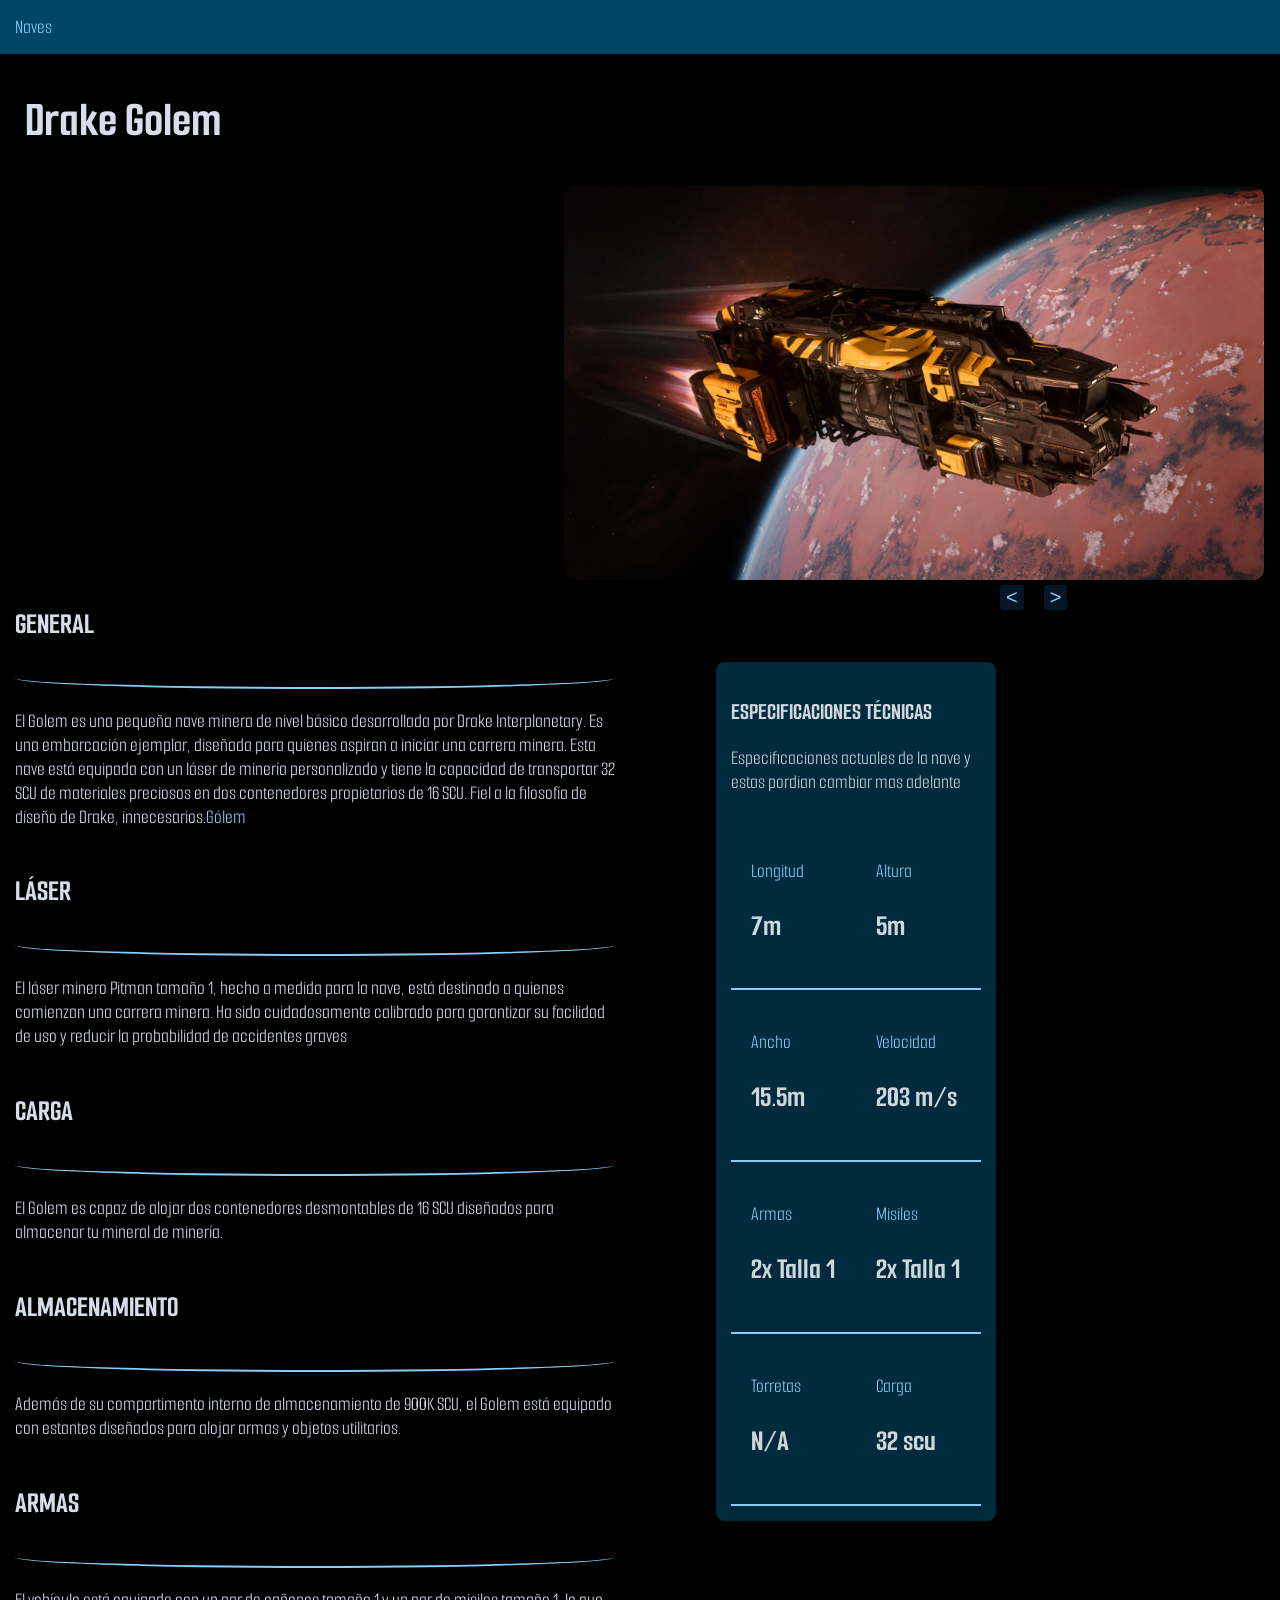
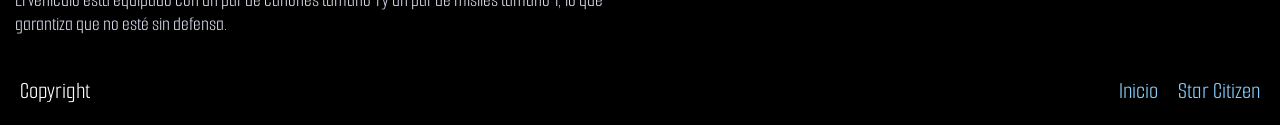
<file: index.html>
<!DOCTYPE html>
<html>
    <head>
        <title>Naves-Star Citizen</title>
        <link rel="preconnect" href="https://fonts.googleapis.com">
        <link rel="preconnect" href="https://fonts.gstatic.com" crossorigin>
        <link href="https://fonts.googleapis.com/css2?family=Share+Tech&family=Smooch+Sans:wght@100..900&family=Titillium+Web:ital,wght@0,200;0,300;0,400;0,600;0,700;0,900;1,200;1,300;1,400;1,600;1,700&display=swap" rel="stylesheet">
        <link rel="stylesheet" href="DrakeGólem.css" />
    </head>
    <body>
        <nav>
            <ul class="lista-principal">
                <li>
                    <a id="despegable" href="#" class="lista-1">Naves</a>
                    <ul class="Despegable-naves">
                        <li>
                            <a href="#">Drake</a>
                            <ul>
                                <li><a href="index.html">Gólem</a></li>
                            </ul>
                        </li>
                        <li>
                            <a href="#">Rsi</a>
                            <ul>
                                <li><a href="AuroraMKII.html">Aurora MK II</a></li>
                            </ul>
                        </li>
                        <li>
                            <a href="#">Origin</a>
                        </li>
                    </ul>
                </li>
            </ul>
        </nav>
        <header>
            <h1>Drake Golem</h1>
        </header>
        <section>
            <article>
            <div class="contenedor-imagen1">
                <img id="imagen1" src="mineria.webp" class="imagen-1" alt="Foto de la DrakeGólem"/>
            </div>    
            <div class="botones">
                <button id="anterior" ><</button>
                <button id="siguiente" >></button>
            </div>
                <div class="texto-1">

                    <h2>GENERAL</h2>
                    <div class="separador"></div>
                    <p>El Golem es una pequeña nave minera de nivel 
                    básico desarrollada por Drake Interplanetary. Es una embarcación ejemplar,
                    diseñada para quienes aspiran a iniciar una carrera minera. Esta nave está
                    equipada con un láser de minería personalizado y tiene la capacidad de
                    transportar 32 SCU de materiales preciosos en dos contenedores propietarios de 16 SCU. Fiel a la filosofía de diseño de Drake,
                    innecesarios.<a target="_blank" href="https://robertsspaceindustries.com/en/pledge/ships/golem/Golem" class="link">Gólem</a></p>
                           
                </div>
                <div class="texto-2">
                                
                    <h2>LÁSER</h2>
                    <div class="separador"></div>
                    <p>El láser minero Pitman tamaño 1, hecho a medida para la nave, está destinado
                    a quienes comienzan una carrera minera. Ha sido cuidadosamente calibrado para
                    garantizar su facilidad de uso y reducir la probabilidad de accidentes graves</p>
                        
                </div>
                <div class="texto-3">

                    <h2>CARGA</h2>
                    <div class="separador"></div>
                    <p>El Golem es capaz de alojar dos contenedores desmontables de 16 SCU
                    diseñados para almacenar tu mineral de minería. </p>
            
                </div>
                <div class="texto-4">

                    <h2>ALMACENAMIENTO</h2>
                    <div class="separador"></div>
                    <p>Además de su compartimento interno de almacenamiento de 900K SCU,
                    el Golem está equipado con estantes diseñados para alojar armas y objetos utilitarios.</p>

                </div>
                <div class="texto-5">

                    <h2>ARMAS</h2>
                    <div class="separador"></div>
                    <p>El vehículo está equipado con un par de cañones tamaño 1 y un par
                    de misiles tamaño 1, lo que garantiza que no esté sin defensa.</p>

                </div>
                <div class="container">
                    <div class="tabla">

                        <h2>ESPECIFICACIONES TÉCNICAS</h2>
                        <P class="parrafo-1">Especificaciones actuales de la nave y estas pordian
                        cambiar mas adelante</P>

                    </div>
                    <div class="panel">
                        <div>
                            <p class="titulotabla">Longitud</p>
                            <h2>7m</h2>
                        </div>
                        <div>
                            <p class="titulotabla">Altura</p>
                            <h2>5m</h2>
                        </div>
                        <div>
                            <p class="titulotabla">Ancho</p>
                            <h2>15.5m</h2>
                        </div>
                        <div>
                            <p class="titulotabla">Velocidad</p>
                            <h2>203 m/s</h2>
                        </div>
                        <div>
                            <P class="titulotabla">Armas</P>
                            <h2>2x Talla 1</h2>
                        </div>
                        <div>
                            <p class="titulotabla">Misiles</p>
                            <h2>2x Talla 1</h2>
                        </div>
                        <div>
                            <p class="titulotabla">Torretas</p>
                            <h2>N/A</h2>
                        </div>
                        <div>
                            <p class="titulotabla">Carga</p>
                            <h2>32 scu</h2>
                        </div>
                    </div>
                </div>
            </article>
        </section>
        <footer>
            <p class="copyright">Copyright</p>
            <a target="_blank" href="https://robertsspaceindustries.com/en/" class="secondlink">Star Citizen</a>
            <a href="#despegable" class="link-inicio">Inicio</a>
        </footer>
        <script src="DrakeGólem.js"></script>
    </body>
</html>
</file>
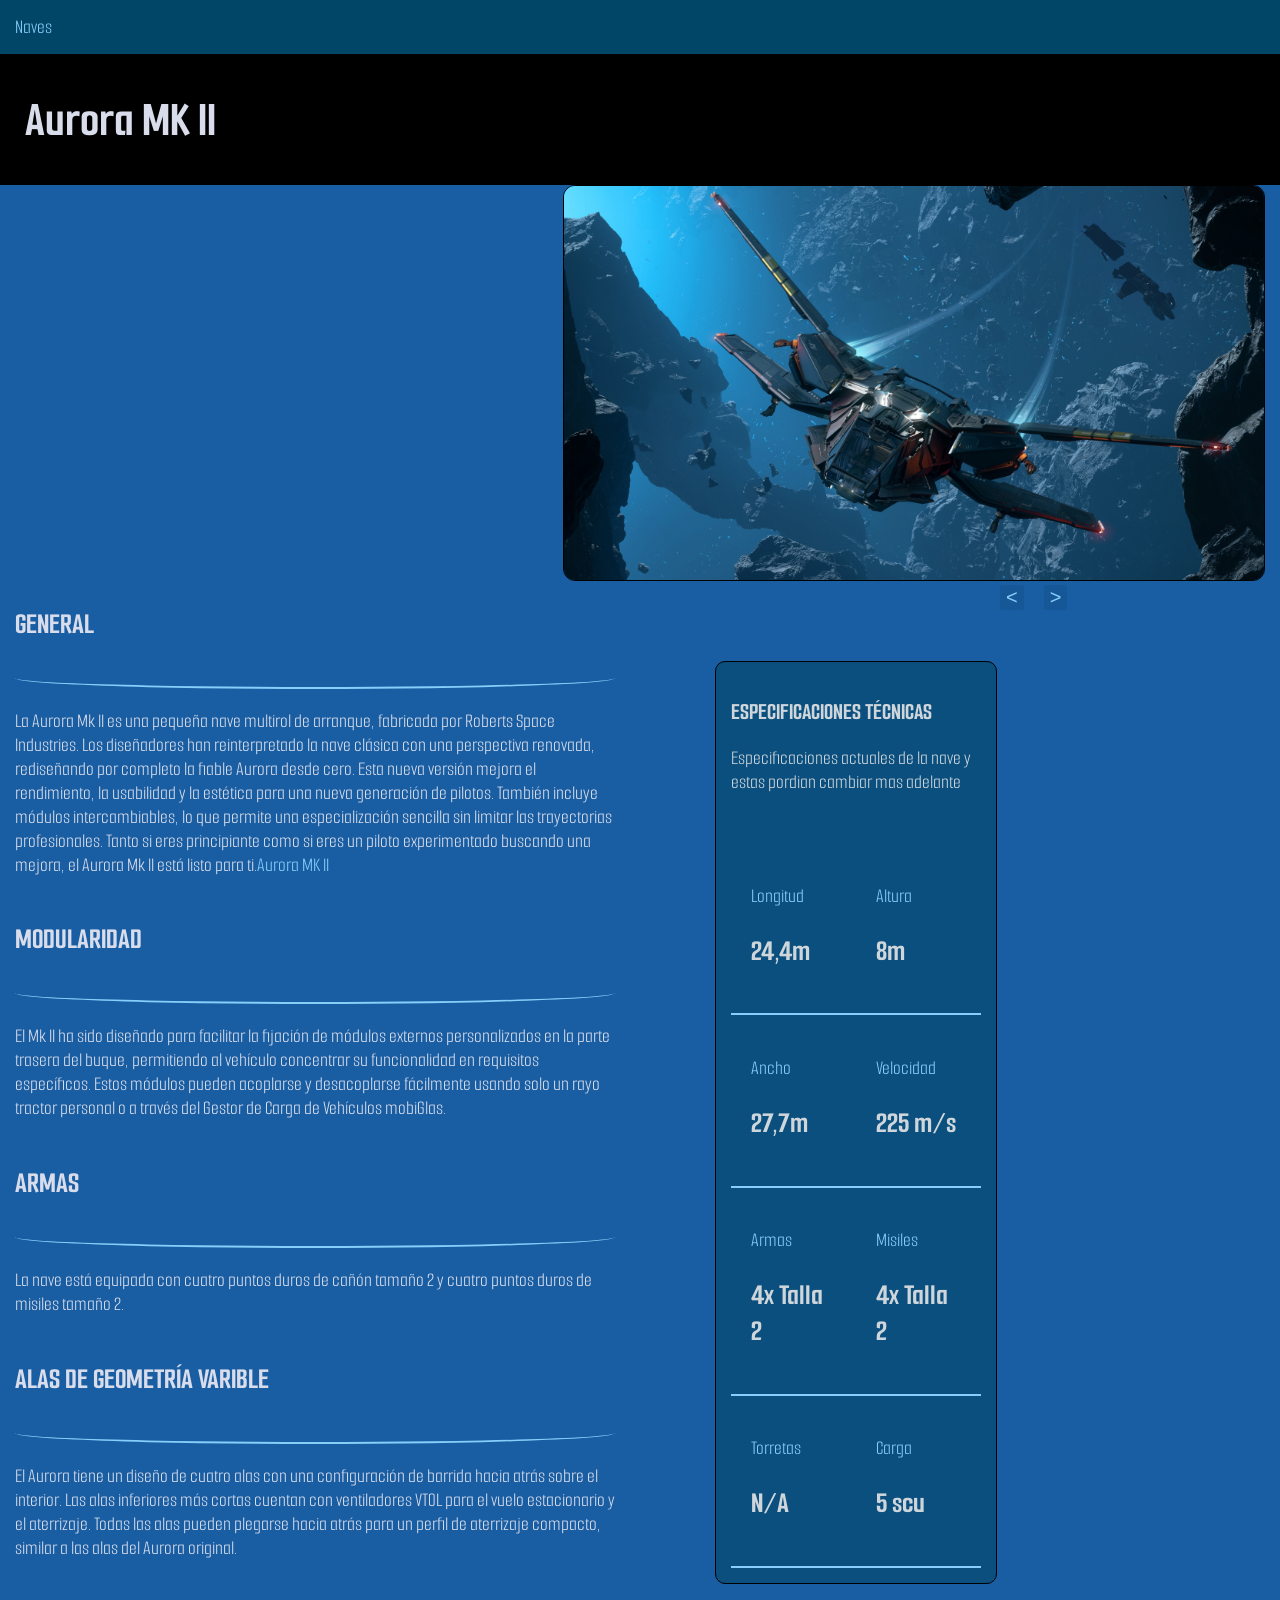
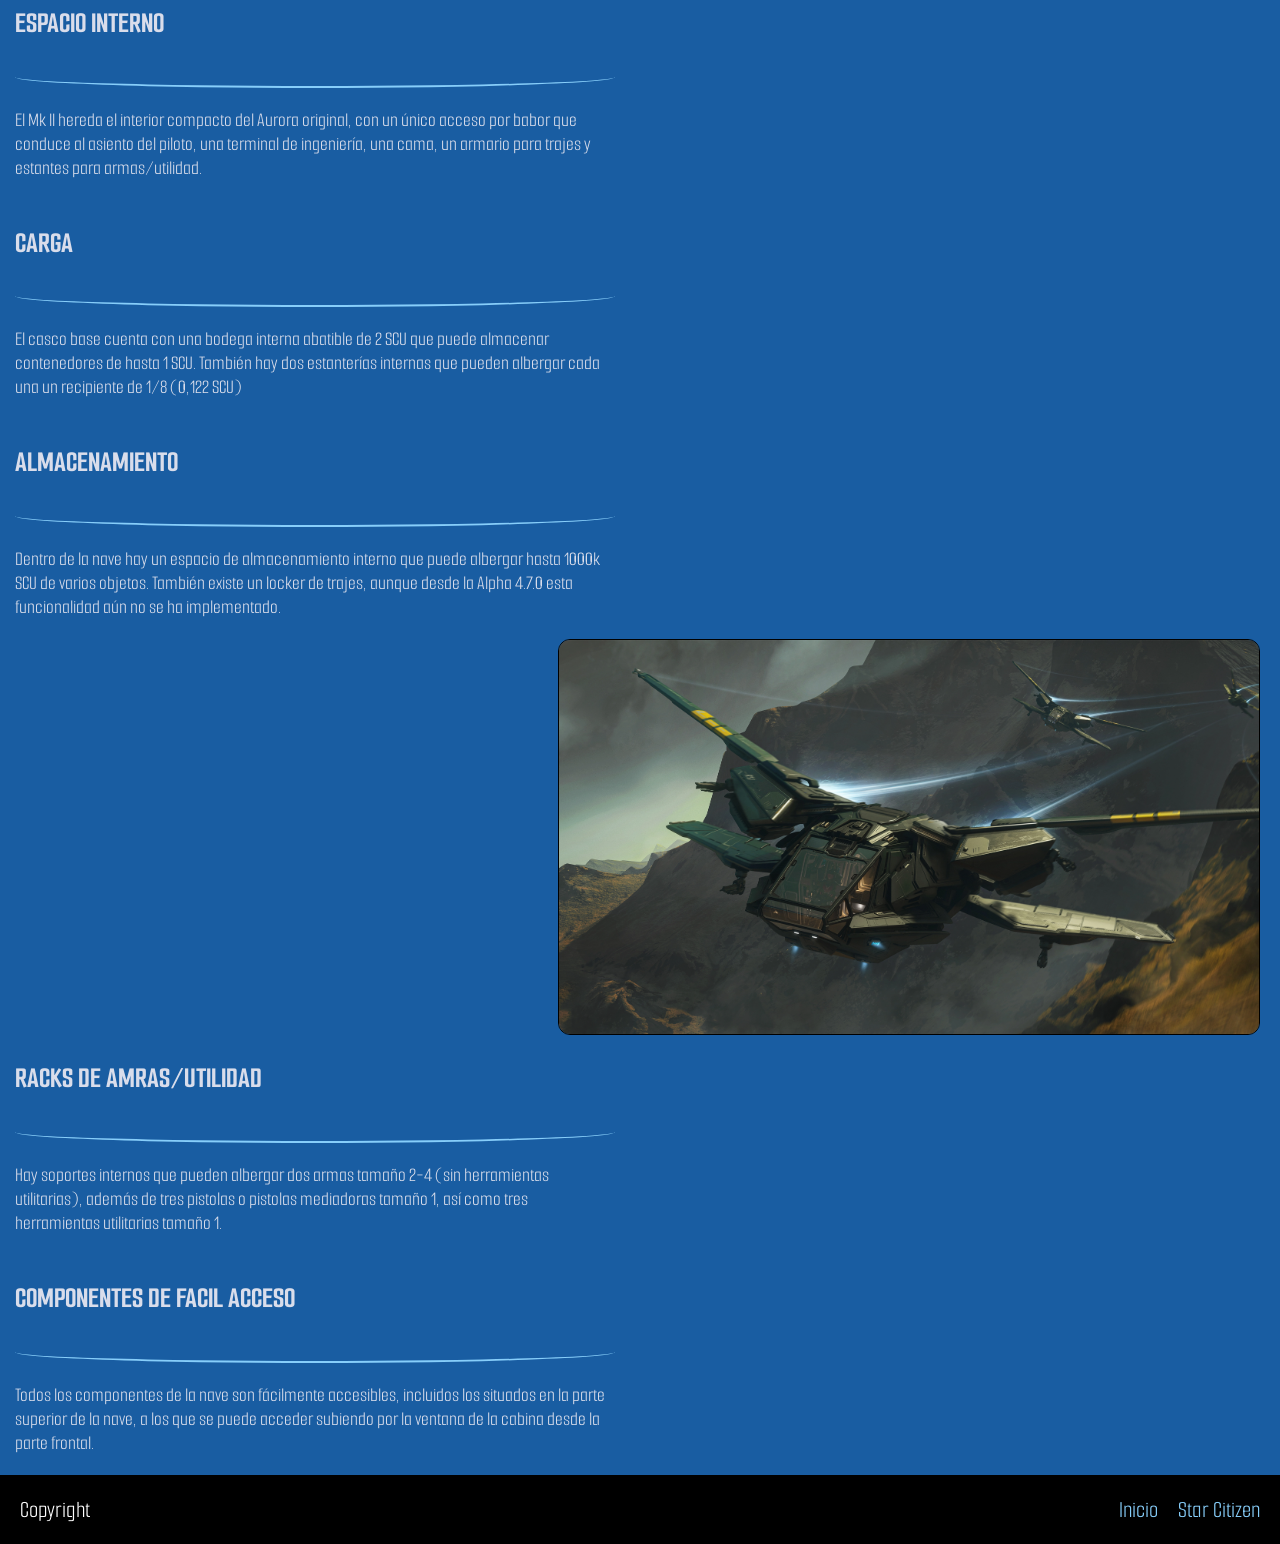
<file: AuroraMKII.html>
<!DOCTYPE html>
<html>
    <head>
        <title>Document</title>
        <link rel="preconnect" href="https://fonts.googleapis.com">
        <link rel="preconnect" href="https://fonts.gstatic.com" crossorigin>
        <link href="https://fonts.googleapis.com/css2?family=Share+Tech&family=Smooch+Sans:wght@100..900&family=Titillium+Web:ital,wght@0,200;0,300;0,400;0,600;0,700;0,900;1,200;1,300;1,400;1,600;1,700&display=swap" rel="stylesheet">
        <link rel="stylesheet" href="AuroraMKII.css" />
    </head>
    <body>
         <nav>
            <ul class="lista-principal">
                <li>
                    <a id="despegable" href="#" class="lista-1">Naves</a>
                    <ul class="Despegable-naves">
                        <li>
                            <a href="#">Drake</a>
                            <ul>
                                <li><a href="index.html">Gólem</a></li>
                            </ul>
                        </li>
                        <li>
                            <a href="#">Rsi</a>
                            <ul>
                                <li><a href="AuroraMKII.html">Aurora MK II</a></li>
                            </ul>
                        </li>
                        <li>
                            <a href="#">Origin</a>
                        </li>    
                    </ul>
                </li>
            </ul>
        </nav>
        <header>
            <h1 id="titulo">Aurora MK II</h1>
        </header>
        <section>
            <article>
            <div class="contenedor-imagen-1">
                <img src="auroramkII.webp" class="imagen-1" id="imagen1"/>
            </div>
            <div class="botones2">
                <button id="anterior"><</button>
                <button id="siguiente">></button>
            </div>
                <div class="texto-1">
                    <h2>GENERAL</h2>
                    <div class="separador"></div>
                    <p>La Aurora Mk II es una pequeña nave multirol de arranque, fabricada por Roberts
                    Space Industries. Los diseñadores han reinterpretado la nave clásica con una
                    perspectiva renovada, rediseñando por completo la fiable Aurora desde cero. 
                    Esta nueva versión mejora el rendimiento, la usabilidad y la estética para
                    una nueva generación de pilotos. También incluye módulos intercambiables, lo 
                    que permite una especialización sencilla sin limitar las trayectorias profesionales.
                    Tanto si eres principiante como si eres un piloto experimentado buscando una mejora,
                    el Aurora Mk II está listo para ti.<a target="_blank" href="https://robertsspaceindustries.com/en
                    /pledge/ships/aurora-mk-ii/Aurora-Mk-II">Aurora MK II</a></p>
                 </div>
                 <div class="texto-2">
                    <h2>MODULARIDAD</h2>
                    <div class="separador"></div>
                    <p>El Mk II ha sido diseñado para facilitar la fijación de módulos externos personalizados
                    en la parte trasera del buque, permitiendo al vehículo concentrar su funcionalidad en
                    requisitos específicos. Estos módulos pueden acoplarse y desacoplarse fácilmente usando 
                    solo un rayo tractor personal o a través del Gestor de Carga de Vehículos mobiGlas.</p>
                 </div>
                 <div class="texto-3">
                    <h2>ARMAS</h2>
                    <div class="separador"></div>
                    <p>La nave está equipada con cuatro puntos duros de cañón
                    tamaño 2 y cuatro puntos duros de misiles tamaño 2. </p>
                 </div>
                 <div class="texto-4">
                    <h2>ALAS DE GEOMETRÍA VARIBLE</h2>
                    <div class="separador"></div>
                    <p>El Aurora tiene un diseño de cuatro alas con una configuración de barrida hacia atrás sobre el
                    interior. Las alas inferiores más cortas cuentan con ventiladores VTOL para el vuelo estacionario
                    y el aterrizaje. Todas las alas pueden plegarse hacia atrás para un perfil de aterrizaje compacto,
                    similar a las alas del Aurora original.</p>
                 </div>
                 <div class="texto-5">
                    <h2>ESPACIO INTERNO</h2>
                    <div class="separador"></div>
                    <p>El Mk II hereda el interior compacto del Aurora original, con un único acceso por babor que
                    conduce al asiento del piloto, una terminal de ingeniería, una cama, un armario para trajes y estantes
                    para armas/utilidad.</p>
                 </div>
                 <div class="texto-6">
                    <h2>CARGA</h2>
                    <div class="separador"></div>
                    <p>El casco base cuenta con una bodega interna abatible de 2 SCU que puede almacenar contenedores de
                    hasta 1 SCU. También hay dos estanterías internas que pueden albergar cada una un recipiente de
                    1/8 (0,122 SCU)</p>
                 </div>
                 <div class="texto-7">
                    <h2>ALMACENAMIENTO</h2>
                    <div class="separador"></div>
                    <p>Dentro de la nave hay un espacio de almacenamiento interno que puede albergar hasta 1000k SCU de
                    varios objetos. También existe un locker de trajes, aunque desde la Alpha 4.7.0 esta funcionalidad
                    aún no se ha implementado. </p>
                 </div>
                 <img src="auroraimg2.webp" class="imagen-2" />
                <div class="texto-8">
                    <h2>RACKS DE AMRAS/UTILIDAD</h2>
                    <div class="separador"></div>
                    <p>Hay soportes internos que pueden albergar dos armas tamaño 2-4 (sin herramientas utilitarias),
                    además de tres pistolas o pistolas mediadoras tamaño 1, así como tres herramientas utilitarias
                    tamaño 1.</p>
                 </div>
                 <div class="texto-9">
                    <h2>COMPONENTES DE FACIL ACCESO</h2>
                    <div class="separador"></div>
                    <p>Todos los componentes de la nave son fácilmente accesibles, incluidos los situados en la parte
                    superior de la nave, a los que se puede acceder subiendo por la ventana de la cabina desde la parte
                    frontal.</p>
                 </div>
                 <div class="container">
                    <div class="tabla">

                        <h2>ESPECIFICACIONES TÉCNICAS</h2>
                        <P class="parrafo-1">Especificaciones actuales de la nave y estas pordian
                        cambiar mas adelante</P>

                    </div>
                 <div class="panel">
                        <div>
                            <p class="titulotabla">Longitud</p>
                            <h2>24,4m</h2>
                        </div>
                        <div>
                            <p class="titulotabla">Altura</p>
                            <h2>8m</h2>
                        </div>
                        <div>
                            <p class="titulotabla">Ancho</p>
                            <h2>27,7m</h2>
                        </div>
                        <div>
                            <p class="titulotabla">Velocidad</p>
                            <h2>225 m/s</h2>
                        </div>
                        <div>
                            <P class="titulotabla">Armas</P>
                            <h2>4x Talla 2</h2>
                        </div>
                        <div>
                            <p class="titulotabla">Misiles</p>
                            <h2>4x Talla 2</h2>
                        </div>
                        <div>
                            <p class="titulotabla">Torretas</p>
                            <h2>N/A</h2>
                        </div>
                        <div>
                            <p class="titulotabla">Carga</p>
                            <h2>5 scu</h2>
                        </div>
                    </div>
                </div>
            </article>
        </section>
        <footer>
            <p class="copyright">Copyright</p>
            <a target="_blank" href="https://robertsspaceindustries.com/en/ " class="secondlink">Star Citizen</a>
            <a href="#despegable" class="link-inicio">Inicio</a>
        </footer>
        <script src="AuroraMKII.js"></script>
    </body>
</html>
</file>
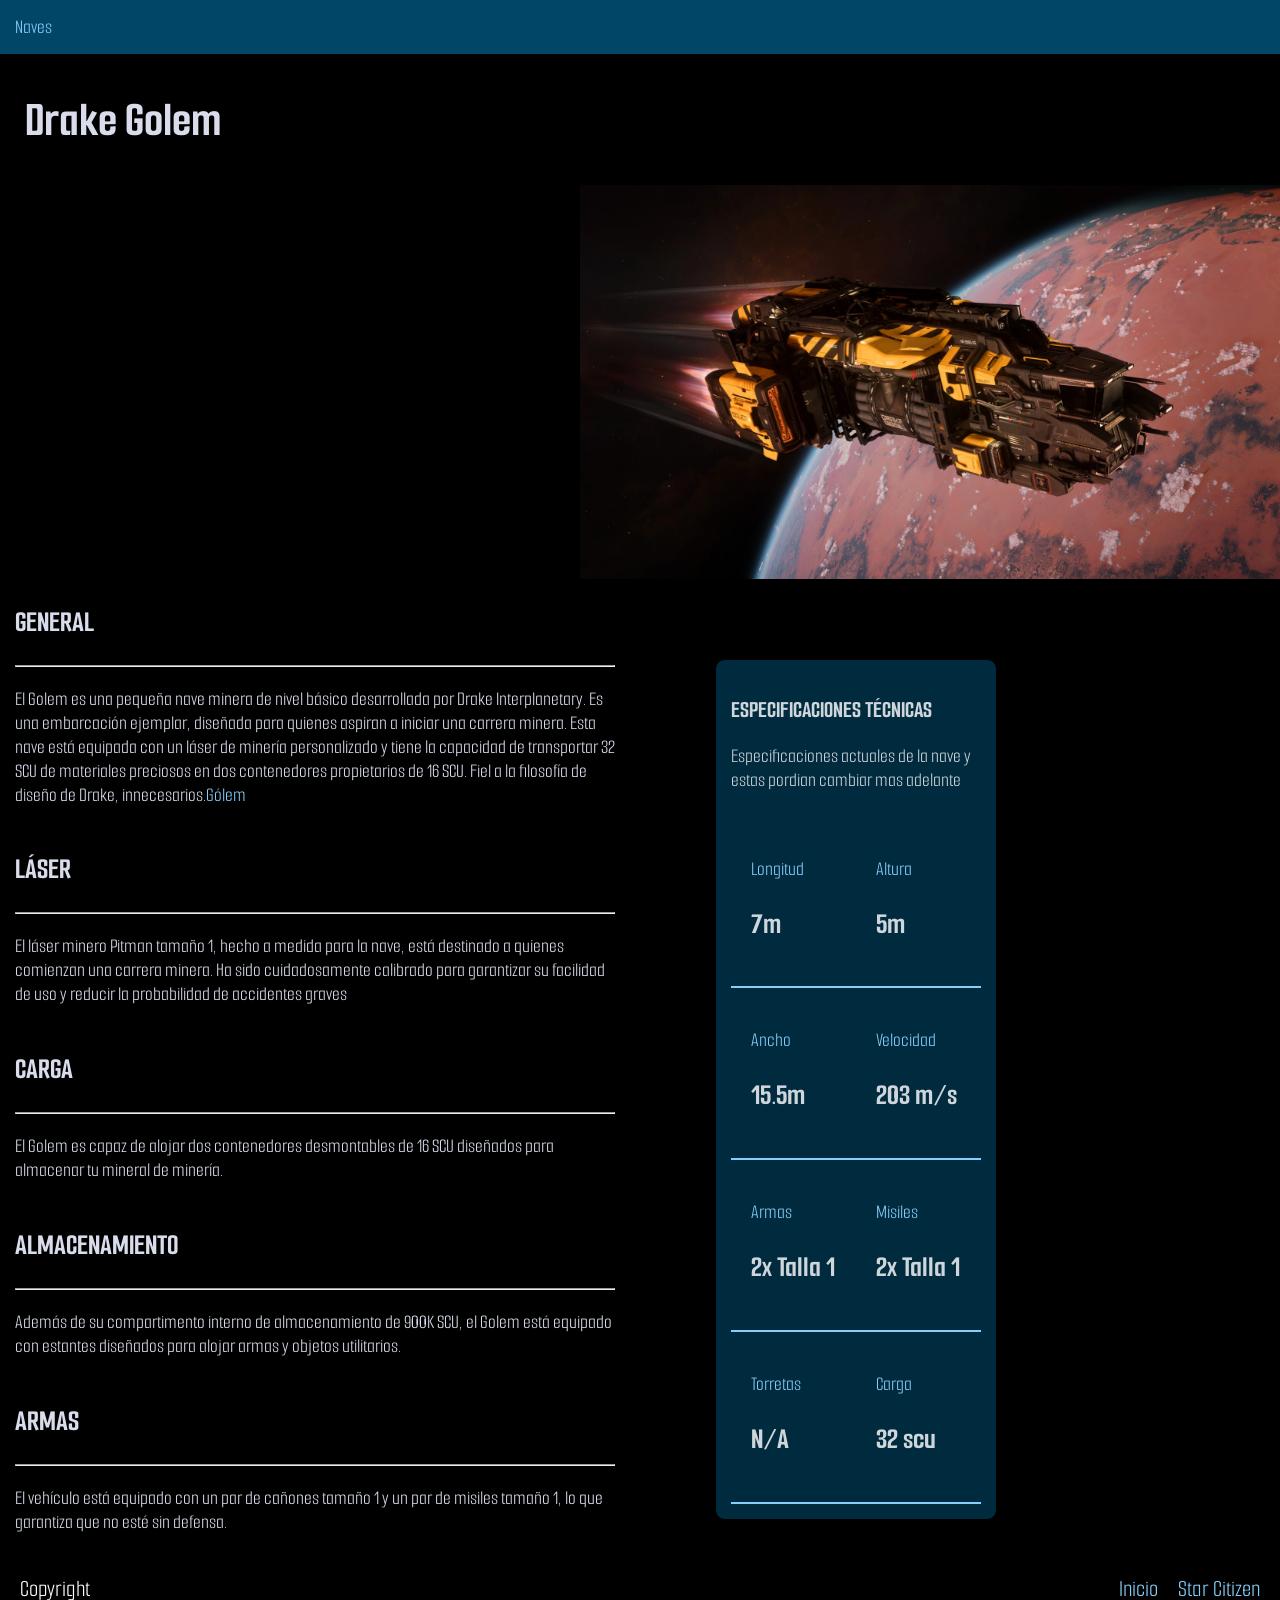
<file: Drake Gólem.html>
<!DOCTYPE html>
<html>
    <head>
        <title>Naves-Star Citizen</title>
        <link rel="preconnect" href="https://fonts.googleapis.com">
        <link rel="preconnect" href="https://fonts.gstatic.com" crossorigin>
        <link href="https://fonts.googleapis.com/css2?family=Share+Tech&family=Smooch+Sans:wght@100..900&family=Titillium+Web:ital,wght@0,200;0,300;0,400;0,600;0,700;0,900;1,200;1,300;1,400;1,600;1,700&display=swap" rel="stylesheet">
        <link rel="stylesheet" href="DrakeGólem.css" />
    </head>
    <body>
        <nav>
            <ul class="lista-principal">
                <li>
                    <a id="despegable" href="#" class="lista-1">Naves</a>
                    <ul class="Despegable-naves">
                        <li>
                            <a href="#">Drake</a>
                            <ul>
                                <li><a href="file:///C:/Users/HOLA/PrimerCodi-1/Starcitizen.css/Drake%20G%C3%B3lem.html">Gólem</a></li>
                            </ul>
                        </li>
                        <li>
                            <a href="#">Rsi</a>
                            <ul>
                                <li><a href="file:///C:/Users/HOLA/PrimerCodi-1/Starcitizen.css/AuroraMKII.html">Aurora MK II</a></li>
                            </ul>
                        </li>
                        <li><a href="#">Origin</a></li>
                    </ul>
                </li>
            </ul>
        </nav>
        <header>
            <h1 id="titulo">Drake Golem</h1>
        </header>
        <section>
            <article>
                <img src="mineria.webp" class="imagen-1"/>
                <div class="texto-1">

                    <h2>GENERAL</h2>
                    <hr>
                    <p>El Golem es una pequeña nave minera de nivel 
                    básico desarrollada por Drake Interplanetary. Es una embarcación ejemplar,
                    diseñada para quienes aspiran a iniciar una carrera minera. Esta nave está
                    equipada con un láser de minería personalizado y tiene la capacidad de
                    transportar 32 SCU de materiales preciosos en dos contenedores propietarios de 16 SCU. Fiel a la filosofía de diseño de Drake,
                    innecesarios.<a target="_blank" href="https://robertsspaceindustries.com/en/pledge/ships/golem/Golem" class="link">Gólem</a></p>
                           
                </div>
                <div class="texto-2">
                                
                    <h2>LÁSER</h2>
                    <hr>
                    <p>El láser minero Pitman tamaño 1, hecho a medida para la nave, está destinado
                    a quienes comienzan una carrera minera. Ha sido cuidadosamente calibrado para
                    garantizar su facilidad de uso y reducir la probabilidad de accidentes graves</p>
                        
                </div>
                <div class="texto-3">

                    <h2>CARGA</h2>
                    <hr>
                    <p>El Golem es capaz de alojar dos contenedores desmontables de 16 SCU
                    diseñados para almacenar tu mineral de minería. </p>
            
                </div>
                <div class="texto-4">

                    <h2>ALMACENAMIENTO</h2>
                    <hr>
                    <p>Además de su compartimento interno de almacenamiento de 900K SCU,
                    el Golem está equipado con estantes diseñados para alojar armas y objetos utilitarios.</p>

                </div>
                <div class="texto-5">

                    <h2>ARMAS</h2>
                    <hr>
                    <p>El vehículo está equipado con un par de cañones tamaño 1 y un par
                    de misiles tamaño 1, lo que garantiza que no esté sin defensa.</p>

                </div>
                <div class="container">
                    <div class="tabla">

                        <h2>ESPECIFICACIONES TÉCNICAS</h2>
                        <P class="parrafo-1">Especificaciones actuales de la nave y estas pordian
                        cambiar mas adelante</P>

                    </div>
                    <div class="panel">
                        <div>
                            <p class="titulotabla">Longitud</p>
                            <h2>7m</h2>
                        </div>
                        <div>
                            <p class="titulotabla">Altura</p>
                            <h2>5m</h2>
                        </div>
                        <div>
                            <p class="titulotabla">Ancho</p>
                            <h2>15.5m</h2>
                        </div>
                        <div>
                            <p class="titulotabla">Velocidad</p>
                            <h2>203 m/s</h2>
                        </div>
                        <div>
                            <P class="titulotabla">Armas</P>
                            <h2>2x Talla 1</h2>
                        </div>
                        <div>
                            <p class="titulotabla">Misiles</p>
                            <h2>2x Talla 1</h2>
                        </div>
                        <div>
                            <p class="titulotabla">Torretas</p>
                            <h2>N/A</h2>
                        </div>
                        <div>
                            <p class="titulotabla">Carga</p>
                            <h2>32 scu</h2>
                        </div>
                    </div>
                </div>
            </article>
        </section>
        <footer>
            <p class="copyright">Copyright</p>
            <a target="_blank" href="https://robertsspaceindustries.com/en/" class="secondlink">Star Citizen</a>
            <a href="#despegable" class="link-inicio">Inicio</a>
        </footer>
    </body>
</html>
</file>
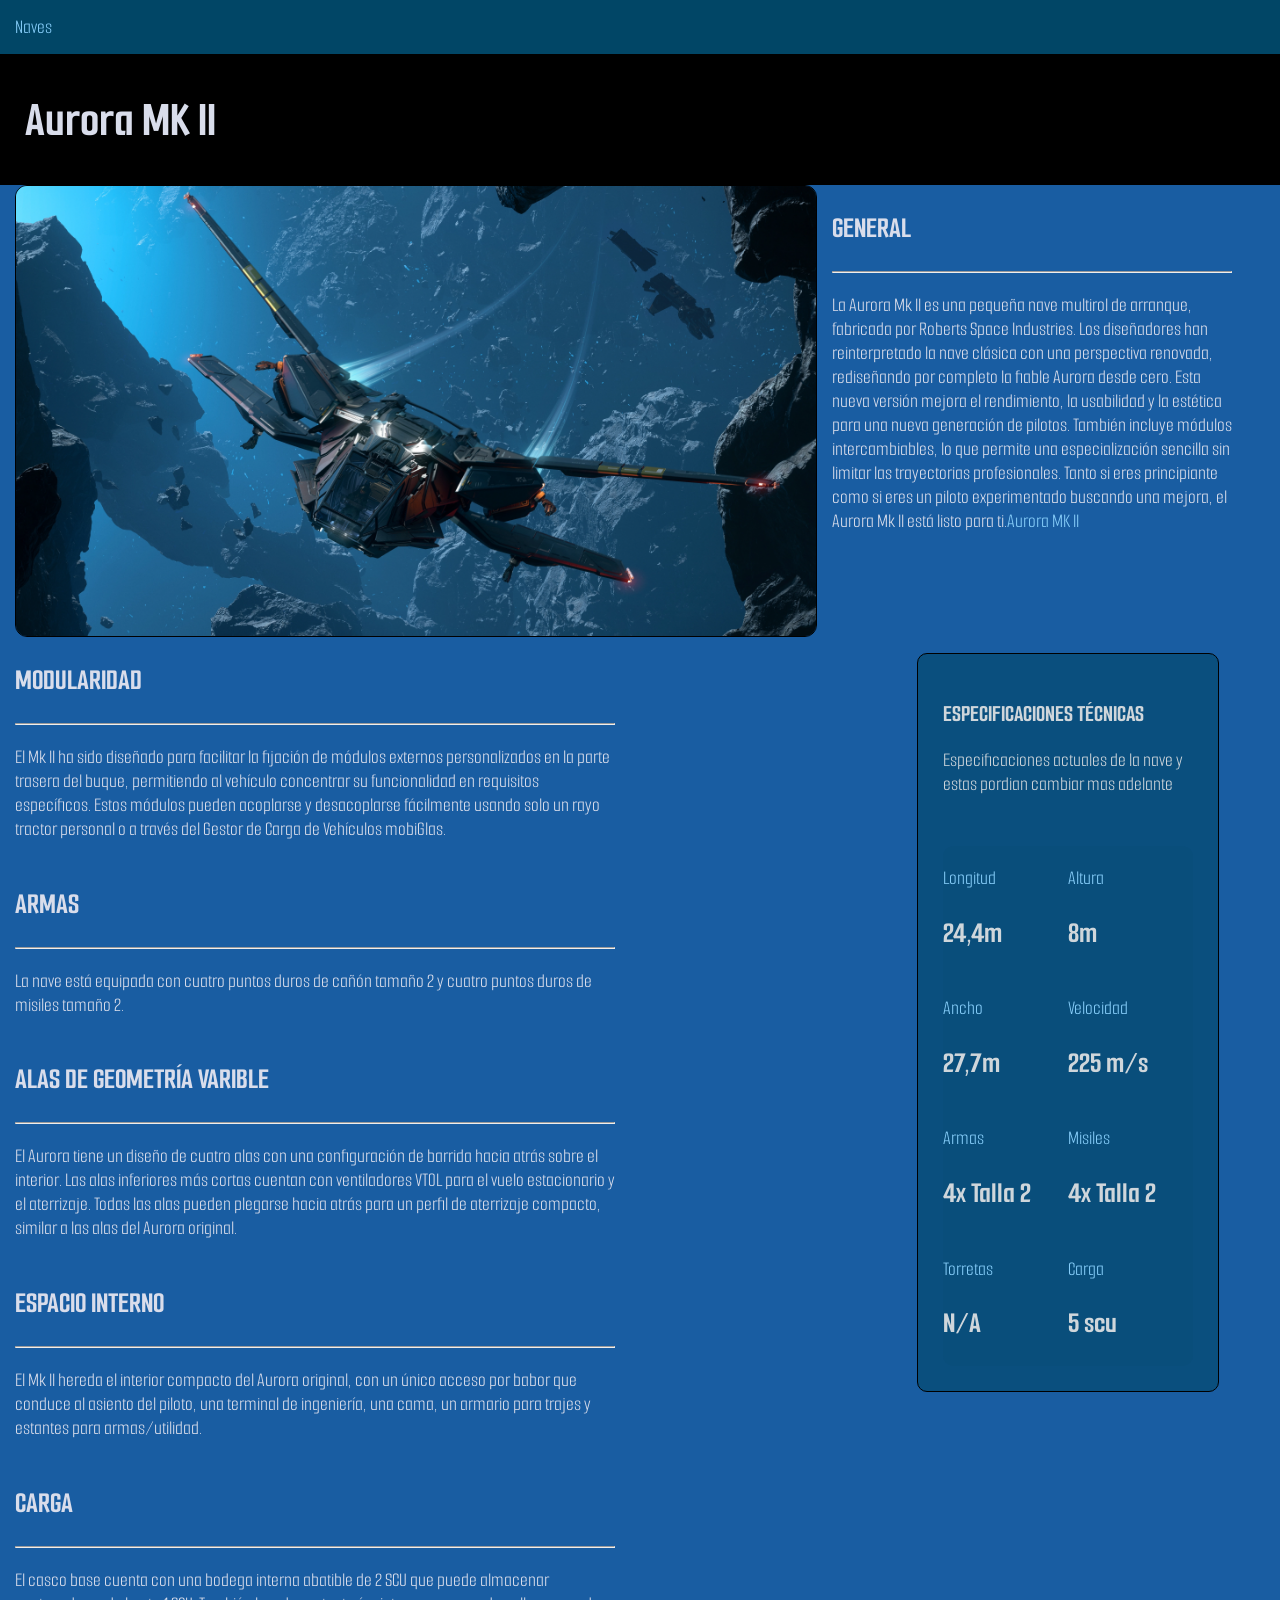
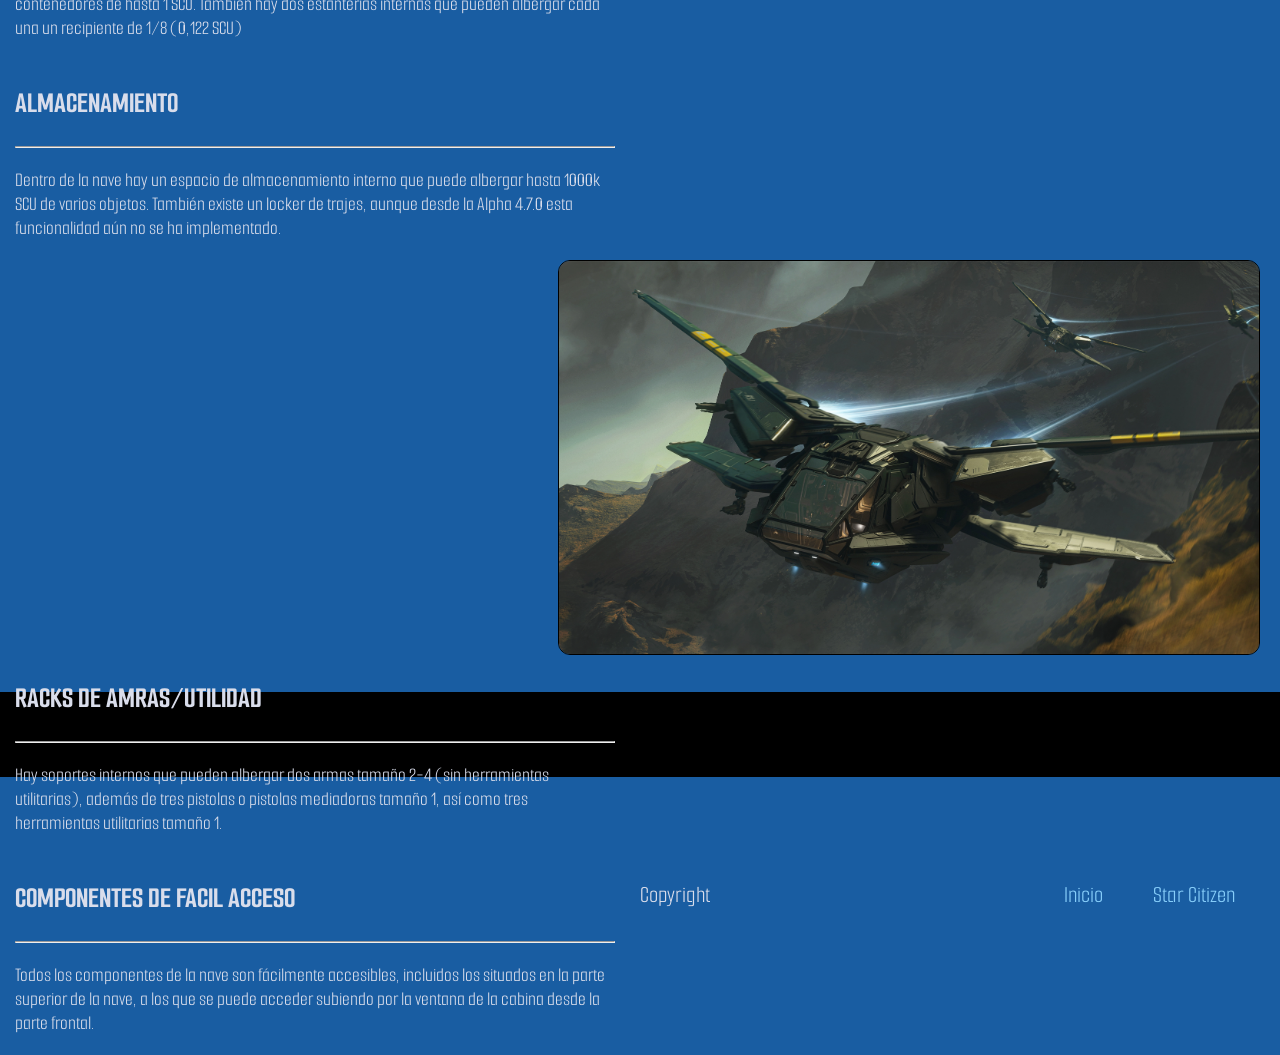
<file: Starcitizen.css/AuroraMKII.html>
<!DOCTYPE html>
<html>
    <head>
        <title>Document</title>
        <link rel="preconnect" href="https://fonts.googleapis.com">
        <link rel="preconnect" href="https://fonts.gstatic.com" crossorigin>
        <link href="https://fonts.googleapis.com/css2?family=Share+Tech&family=Smooch+Sans:wght@100..900&family=Titillium+Web:ital,wght@0,200;0,300;0,400;0,600;0,700;0,900;1,200;1,300;1,400;1,600;1,700&display=swap" rel="stylesheet">
        <link rel="stylesheet" href="AuroraMKII.css" />
    </head>
    <body>
         <nav>
            <ul class="lista-principal">
                <li>
                    <a id="despegable" href="#" class="lista-1">Naves</a>
                    <ul class="Despegable-naves">
                        <li>
                            <a href="#">Drake</a>
                            <ul>
                                <li><a href="file:///C:/Users/HOLA/PrimerCodi-1/Starcitizen.css/Drake%20G%C3%B3lem.html">Gólem</a></li>
                            </ul>
                        </li>
                        <li>
                            <a href="#">Rsi</a>
                            <ul>
                                <li><a href="file:///C:/Users/HOLA/PrimerCodi-1/Starcitizen.css/AuroraMKII.html">Aurora MK II</a></li>
                            </ul>
                        </li>
                        <li><a href="#">Origin</a></li>
                    </ul>
                </li>
            </ul>
        </nav>
        <header>
            <h1 id="titulo">Aurora MK II</h1>
        </header>
        <section>
            <article>
                <img src="auroramkII.webp" class="imagen-1"/>
                <div class="texto-1">
                    <h2>GENERAL</h2>
                    <hr>
                    <p>La Aurora Mk II es una pequeña nave multirol de arranque, fabricada por Roberts
                    Space Industries. Los diseñadores han reinterpretado la nave clásica con una
                    perspectiva renovada, rediseñando por completo la fiable Aurora desde cero. 
                    Esta nueva versión mejora el rendimiento, la usabilidad y la estética para
                    una nueva generación de pilotos. También incluye módulos intercambiables, lo 
                    que permite una especialización sencilla sin limitar las trayectorias profesionales.
                    Tanto si eres principiante como si eres un piloto experimentado buscando una mejora,
                    el Aurora Mk II está listo para ti.<a target="_blank" href="https://robertsspaceindustries.com/en
                    /pledge/ships/aurora-mk-ii/Aurora-Mk-II">Aurora MK II</a></p>
                 </div>
                 <div class="texto-2">
                    <h2>MODULARIDAD</h2>
                    <hr>
                    <p>El Mk II ha sido diseñado para facilitar la fijación de módulos externos personalizados
                    en la parte trasera del buque, permitiendo al vehículo concentrar su funcionalidad en
                    requisitos específicos. Estos módulos pueden acoplarse y desacoplarse fácilmente usando 
                    solo un rayo tractor personal o a través del Gestor de Carga de Vehículos mobiGlas.</p>
                 </div>
                 <div class="texto-3">
                    <h2>ARMAS</h2>
                    <hr>
                    <p>La nave está equipada con cuatro puntos duros de cañón
                    tamaño 2 y cuatro puntos duros de misiles tamaño 2. </p>
                 </div>
                 <div class="texto-4">
                    <h2>ALAS DE GEOMETRÍA VARIBLE</h2>
                    <hr>
                    <p>El Aurora tiene un diseño de cuatro alas con una configuración de barrida hacia atrás sobre el
                    interior. Las alas inferiores más cortas cuentan con ventiladores VTOL para el vuelo estacionario
                    y el aterrizaje. Todas las alas pueden plegarse hacia atrás para un perfil de aterrizaje compacto,
                    similar a las alas del Aurora original.</p>
                 </div>
                 <div class="texto-5">
                    <h2>ESPACIO INTERNO</h2>
                    <hr>
                    <p>El Mk II hereda el interior compacto del Aurora original, con un único acceso por babor que
                    conduce al asiento del piloto, una terminal de ingeniería, una cama, un armario para trajes y estantes
                    para armas/utilidad.</p>
                 </div>
                 <div class="texto-6">
                    <h2>CARGA</h2>
                    <hr>
                    <p>El casco base cuenta con una bodega interna abatible de 2 SCU que puede almacenar contenedores de
                    hasta 1 SCU. También hay dos estanterías internas que pueden albergar cada una un recipiente de
                    1/8 (0,122 SCU)</p>
                 </div>
                 <div class="texto-7">
                    <h2>ALMACENAMIENTO</h2>
                    <hr>
                    <p>Dentro de la nave hay un espacio de almacenamiento interno que puede albergar hasta 1000k SCU de
                    varios objetos. También existe un locker de trajes, aunque desde la Alpha 4.7.0 esta funcionalidad
                    aún no se ha implementado. </p>
                 </div>
                 <img src="auroraimg2.webp" class="imagen-2" />
                <div class="texto-8">
                    <h2>RACKS DE AMRAS/UTILIDAD</h2>
                    <hr>
                    <p>Hay soportes internos que pueden albergar dos armas tamaño 2-4 (sin herramientas utilitarias),
                    además de tres pistolas o pistolas mediadoras tamaño 1, así como tres herramientas utilitarias
                    tamaño 1.</p>
                 </div>
                 <div class="texto-9">
                    <h2>COMPONENTES DE FACIL ACCESO</h2>
                    <hr>
                    <p>Todos los componentes de la nave son fácilmente accesibles, incluidos los situados en la parte
                    superior de la nave, a los que se puede acceder subiendo por la ventana de la cabina desde la parte
                    frontal.</p>
                 </div>
                 <div class="container">
                    <div class="tabla">

                        <h2>ESPECIFICACIONES TÉCNICAS</h2>
                        <P class="parrafo-1">Especificaciones actuales de la nave y estas pordian
                        cambiar mas adelante</P>

                    </div>
                 <div class="panel">
                        <div>
                            <p class="titulotabla">Longitud</p>
                            <h2>24,4m</h2>
                        </div>
                        <div>
                            <p class="titulotabla">Altura</p>
                            <h2>8m</h2>
                        </div>
                        <div>
                            <p class="titulotabla">Ancho</p>
                            <h2>27,7m</h2>
                        </div>
                        <div>
                            <p class="titulotabla">Velocidad</p>
                            <h2>225 m/s</h2>
                        </div>
                        <div>
                            <P class="titulotabla">Armas</P>
                            <h2>4x Talla 2</h2>
                        </div>
                        <div>
                            <p class="titulotabla">Misiles</p>
                            <h2>4x Talla 2</h2>
                        </div>
                        <div>
                            <p class="titulotabla">Torretas</p>
                            <h2>N/A</h2>
                        </div>
                        <div>
                            <p class="titulotabla">Carga</p>
                            <h2>5 scu</h2>
                        </div>
                    </div>
                </div>
            </article>
        </section>
        <footer>
            <p class="copyright">Copyright</p>
            <a target="_blank" href="https://robertsspaceindustries.com/en/ " class="secondlink">Star Citizen</a>
            <a href="#despegable" class="link-inicio">Inicio</a>
        </footer>
    </body>
</html>
</file>
<file: DrakeGólem.css>
html {
    font-family: 'Smooch sans', sans-serif;
}

body {
    margin: 0;
    background-color: #000000;
    background-image: linear-gradient(rgba(0, 0, 0, 0.8)),
    url("espacio\ 2.jpg");
    background-size: 1920px 1650px;
}

nav {
    transition: color 0.5s ease;
    font-size: 20px;
    padding: 0;
    box-sizing: border-box;
}

ul {
    border-radius: 0px;
    padding: 0;
    margin: 0px;
    list-style: none;
    background-color: rgb(1, 70, 102);
}

a {
    border-radius: 2px;
    text-decoration: none;
    color: lightskyblue;
}

.Despegable-naves {
    border-radius: 3px;
}

.lista-principal {
    display: flex;
}

.lista-principal li {
    position: relative;
}

.lista-principal ul {
    position: absolute;
    min-width: 150px;
    display: none;
}

.lista-principal > li > ul {
    top: 100%;
    left: 0;
}

.lista-principal a {
    transition: color 0.8s ease;
    display: flex;
    padding: 15px;
    white-space: nowrap;
}

.lista-principal a:hover {
    color: rgb(67, 205, 255);
}

.lista-principal li a:hover {
    transition: background 1.2s ease; 
    text-decoration: none;
    background: #2971c4
}

.lista-principal li:hover > ul {
    display: block;
}

.lista-principal ul ul {
    top: 0;
    left: 100%;
}

header {
    background-color: rgb(0, 0, 0);
    background-image: none;
    box-shadow: none;
    opacity: 1;
    filter: none;
    color: #d9ddeb;
    padding: 2px 25px;
    font-size: 25px;
}

.contenedor-imagen1 {
    width: 700px;
    float: right;
    position: relative;
    overflow: hidden;
    border: 1px solid black;
    border-radius: 12px;
    margin-right: 15px;
}

.imagen-1 {
    float: right;
    width: 700px;
    transition: transform 0.5s ease;
}

.imagen-1:hover {
    transform: scale(1.15);
}

.botones {
    display: flex;
    gap: 20px;
    position: absolute;
    left: 62.5rem;
    margin-top: 400px;
}

#anterior {
    background-color: rgba(18, 72, 130, 0.3);
    border: none;
    color: lightskyblue;
    font-size: 20px;
    border-radius: 3px;
    transition: background 0.8s ease;
}

#siguiente {
     background-color: rgba(18, 72, 130, 0.3);
    border: none;
    color: lightskyblue;
    font-size: 20px;
    border-radius: 3px;
    transition: background 0.8s ease;
}

#anterior:hover {
    background: #2971c4;
    color: rgb(67, 205, 255);
}

#siguiente:hover {
    background: #2971c4;
    color: rgb(67, 205, 255);
}

.texto-1 {
    display: inline;
    float: left;
    width: 600px;
    margin-left: 15px;
    font-size: 20px;
    color: #d9ddeb;
}

.separador {
    width: 100%;
    height: 20px;
    border-bottom: 2px solid lightskyblue;
    border-radius: 0 0 50% 50%;
}

.texto-2{
    margin-left: 15px;
    float: left;
    font-size: 20px;
    width: 600px;
    clear: both;
    color: #d9ddeb;

}

.link {
    text-decoration: none;
    font-size: 20px;
    color: lightskyblue;
    transition: color 0.7s ease;
}

.link:hover {
    color: #195da2 !important;
    text-decoration: none;
}

.texto-3 {
    margin-left: 15px;
    float: left;
    font-size: 20px;
    width: 600px;
    clear: both;
    color: #d9ddeb;
}

.texto-4 {
     margin-left: 15px;
    float: left;
    font-size: 20px;
    width: 600px;
    clear: both;
    color: #d9ddeb;
}

.texto-5 {
     margin-left: 15px;
    float: left;
    font-size: 20px;
    width: 600px;
    clear: both;
    color: #d9ddeb;
}

.container {
    position: relative;
    left: 100px;
    flex-direction: column;
    flex: 1;
    position: relative;
    top: 80px;
    background-color: rgba(1, 70, 102, 0.6);
    color: rgb(207, 214, 219);
    display: flex;
    gap: 5px;
    width: 250px;
    padding: 15px;
    border-radius: 10px;
    border: 1px solid black;
    transition: box-shadow 0.5s ease;
}


.tabla {
    text-align: left;
}

.parrafo-1 {
    font-size: 20px;
}

.panel {
    display: grid;
    grid-template-columns: 1fr 1fr;
    gap: 0;
    font-size: 20px;
    border-radius: 10px;
}

.titulotabla {
    color: lightskyblue;
}

.container:hover {
    box-shadow: 0 0.6rem 0.6rem rgba(18, 72, 130, 0.6);
}

.panel {
    display: grid;
    grid-template-columns: 1fr 1fr;
    gap: 0;
    font-size: 20px;
    background-color: transparent;
    border-radius: 10px;
}

.panel > div {
    position: relative;
    padding: 20px;
    border-bottom: 2px solid lightskyblue;
}

.panel > div:nth-child(odd) {
    border-bottom-color: lightskyblue;
}

footer {
    margin-top: 80px;
    background-color: #000000;
    padding: 10px 10px 10px;
    color: white;
    clear: both;
    overflow: hidden;
}

.copyright {
    padding: 10px;
    margin: 0;
    float: left;
    font-size: 24px;
}

footer a {
    padding: 10px;
    float: right;
    text-decoration: none;
    font-size: 24px;
    color: lightskyblue;
    transition: color 0.8s ease;
}

.link-inicio:hover,
.secondlink:hover {
    color: #195da2;
    text-decoration: none;
}
</file>
<file: AuroraMKII.css>
html {
    font-family: 'Smooch sans', sans-serif;
}

body {
    margin: 0;
    background-color: #195da2;
    background-image: linear-gradient(rgba(0, 0, 0, 0.8)),
    url("espacio\ 2.jpg");
    background-size: 2560px 2450px;
}

nav {
    transition: color 0.5s ease;
    font-size: 20px;
    padding: 0;
    box-sizing: border-box;
}

ul {
    border-radius: 0px;
    padding: 0;
    margin: 0px;
    list-style: none;
    background-color: rgb(1, 70, 102);
}

a {
    border-radius: 2px;
    text-decoration: none;
    color: lightskyblue;
}

.Despegable-naves {
    border-radius: 3px;
}

.lista-principal {
    display: flex;
}

.lista-principal li {
    position: relative;
}

.lista-principal ul {
    position: absolute;
    min-width: 150px;
    display: none;
}

.lista-principal > li > ul {
    top: 100%;
    left: 0;
}

.lista-principal a {
    transition: color 0.8s ease;
    display: flex;
    padding: 15px;
    white-space: nowrap;
}

.lista-principal a:hover {
    color: rgb(67, 205, 255);
}

.lista-principal li a:hover {
    transition: background 1.2s ease;    
    text-decoration: none;
    background: #2971c4
}

.lista-principal li:hover > ul {
    display: block;
}

.lista-principal ul ul {
    top: 0;
    left: 100%;
}

header {
    background-color: black;
    color: #d9ddeb;
    padding: 2px 25px;
    font-size: 25px;
}

.contenedor-imagen-1 {
    width: 700px;
    float: right;
    position: relative;
    overflow: hidden;
    border-radius: 12px;
    border: 1px solid black;
    margin-right: 15px;
}

.contenedor-imagen-1:hover {
    border: 2px solid lightskyblue;
}

.imagen-1 {
    margin-left: 15px;
    float: right;
    width: 700px;
    transition: transform 0.5s ease;
}

.imagen-1:hover {
    transform: scale(1.15);
}

.imagen-2 {
    margin-right: 20px;
    width: 700px;
    float: right;
    border-color: black;
    border-radius: 12px;
    border: 1px solid black;
}

.imagen-2:hover {
    box-shadow: 0 0.6rem 0.6rem rgba(18, 72, 130, 0.6);
}

.botones2 {
    display: flex;
    gap: 20px;
    position: absolute;
    left: 62.5rem;
    margin-top: 400px;
}

#anterior {
    background-color: rgba(18, 72, 130, 0.3);
    border: none;
    color: lightskyblue;
    font-size: 20px;
    border-radius: 3px;
    transition: background 0.8s ease;
}

#siguiente {
     background-color: rgba(18, 72, 130, 0.3);
    border: none;
    color: lightskyblue;
    font-size: 20px;
    border-radius: 3px;
    transition: background 0.8s ease;
}

#anterior:hover {
    background: #2971c4;
    color: rgb(67, 205, 255);
}

#siguiente:hover {
    background: #2971c4;
    color: rgb(67, 205, 255);
}


.separador {
    width: 100%;
    height: 20px;
    border-bottom: 2px solid lightskyblue;
    border-radius: 0 0 50% 50%;
}

.texto-1 {
    display: inline;
    float: left;
    width: 600px;
    margin-left: 15px;
    font-size: 20px;
    color: #d9ddeb;
}

.texto-2{
    margin-left: 15px;
    float: left;
    font-size: 20px;
    width: 600px;
    clear: both;
    color: #d9ddeb;

}

.link {
    text-decoration: none;
    font-size: 20px;
    color:lightskyblue;
}

a {
    transition: color 0.7s ease;
}

a:hover {
    color: #195da2;
    text-decoration: underline;
}

.texto-3 {
    margin-left: 15px;
    float: left;
    font-size: 20px;
    width: 600px;
    clear: both;
    color: #d9ddeb;
}

.texto-4 {
     margin-left: 15px;
    float: left;
    font-size: 20px;
    width: 600px;
    clear: both;
    color: #d9ddeb;
}

.texto-5 {
     margin-left: 15px;
    float: left;
    font-size: 20px;
    width: 600px;
    clear: both;
    color: #d9ddeb;
}

.texto-6 {
     margin-left: 15px;
    float: left;
    font-size: 20px;
    width: 600px;
    clear: both;
    color: #d9ddeb;
}

.texto-7 {
    margin-left: 15px;
    float: left;
    font-size: 20px;
    clear: both;
    width: 600px;
    color: #d9ddeb;
}

.texto-8 {
    margin-left: 15px;
    float: left;
    font-size: 20px;
    width: 600px;
    color: #d9ddeb;
}

.texto-9 {
    margin-left: 15px;
    float: left;
    font-size: 20px;
    width: 600px;
    clear: both;
    color: #d9ddeb;
}

.container {
    position: relative;
    left: 100px;
    flex-direction: column;
    flex: 1;
    position: relative;
    top: 80px;
    background-color: rgba(1, 70, 102, 0.6);
    color: rgb(207, 214, 219);
    display: flex;
    gap: 30px;
    width: 250px;
    padding: 15px;
    border-radius: 10px;
    border: 1px solid black;
    transition: box-shadow 0.5s ease;
}


.tabla {
    text-align: left;
    font-size: 50;
}

.parrafo-1 {
    font-size: 20px;
}

.panel {
    display: grid;
    grid-template-columns: 1fr 1fr;
    gap: 0.5px;
    font-size: 20px;
    border-radius: 10px;
}

.titulotabla {
    color: lightskyblue;
}

.container:hover {
    box-shadow: 0 0.6rem 0.6rem rgba(18, 72, 130, 0.8);
}

.panel > div {
    position: relative;
    padding: 20px;
    border-bottom: 2px solid lightskyblue;
}

.panel > div:nth-child(odd) {
    border-bottom-color: lightskyblue;
}

footer {
    margin-top: 80px;
    background-color: #000000;
    padding: 10px 10px 10px;
    color: white;
    clear: both;
    overflow: hidden;
}

.copyright {
    padding: 10px;
    margin: 0;
    float: left;
    font-size: 24px;
}

footer a {
    padding: 10px;
    float: right;
    text-decoration: none;
    font-size: 24px;
    color: lightskyblue;
    transition: color 0.8s ease;
}

.link-inicio:hover,
.secondlink:hover {
    color: #195da2;
    text-decoration: none;
}
</file>
<file: Starcitizen.css/AuroraMKII.css>
html {
    font-family: 'Smooch sans', sans-serif;
}

body {
    margin: 0;
    background-color: #195da2;
    background-image: linear-gradient(rgba(0, 0, 0, 0.8)),
    url("espacio\ 2.jpg");
    background-size: 2560px 2450px;
}

nav {
    transition: color 0.5s ease;
    font-size: 20px;
    padding: 0;
    box-sizing: border-box;
}

ul {
    border-radius: 0px;
    padding: 0;
    margin: 0px;
    list-style: none;
    background-color: rgb(1, 70, 102);
}

a {
    border-radius: 2px;
    text-decoration: none;
    color: lightskyblue;
}

.Despegable-naves {
    border-radius: 3px;
}

.lista-principal {
    display: flex;
}

.lista-principal li {
    position: relative;
}

.lista-principal ul {
    position: absolute;
    min-width: 150px;
    display: none;
}

.lista-principal > li > ul {
    top: 100%;
    left: 0;
}

.lista-principal a {
    transition: color 0.8s ease;
    display: flex;
    padding: 15px;
    white-space: nowrap;
}

.lista-principal a:hover {
    color: rgb(67, 205, 255);
}

.lista-principal li a:hover {
    transition: background 1.2s ease;    
    text-decoration: none;
    background: #2971c4
}

.lista-principal li:hover > ul {
    display: block;
}

.lista-principal ul ul {
    top: 0;
    left: 100%;
}

header {
    background-color: black;
    color: #d9ddeb;
    padding: 2px 25px;
    font-size: 25px;
}

img {
    transition: box-shadow 0.8s ease;
}

.imagen-1 {
    margin-left: 15px;
    float: left;
    width: 800px;
    border-color: black;
    border-radius: 12px;
    border: 1px solid black;
}

.imagen-1:hover {
    box-shadow: 0 0.6rem 0.6rem rgba(18, 72, 130, 0.6);
}

.texto-1 {
    display: inline;
    float: left;
    width: 400px;
    margin-left: 15px;
    font-size: 20px;
    color: #d9ddeb;
}

.texto-2{
    margin-left: 15px;
    float: left;
    font-size: 20px;
    width: 600px;
    clear: both;
    color: #d9ddeb;

}

.link {
    text-decoration: none;
    font-size: 20px;
    color:lightskyblue;
}

a {
    transition: color 0.7s ease;
}

a:hover {
    color: #195da2;
    text-decoration: underline;
}

.texto-3 {
    margin-left: 15px;
    float: left;
    font-size: 20px;
    width: 600px;
    clear: both;
    color: #d9ddeb;
}

.texto-4 {
     margin-left: 15px;
    float: left;
    font-size: 20px;
    width: 600px;
    clear: both;
    color: #d9ddeb;
}

.texto-5 {
     margin-left: 15px;
    float: left;
    font-size: 20px;
    width: 600px;
    clear: both;
    color: #d9ddeb;
}

.texto-6 {
     margin-left: 15px;
    float: left;
    font-size: 20px;
    width: 600px;
    clear: both;
    color: #d9ddeb;
}

.texto-7 {
    margin-left: 15px;
    float: left;
    font-size: 20px;
    clear: both;
    width: 600px;
    color: #d9ddeb;
}

.imagen-2 {
    margin-right: 20px;
    width: 700px;
    float: right;
    border-color: black;
    border-radius: 12px;
    border: 1px solid black;
}

.imagen-2:hover {
    box-shadow: 0 0.6rem 0.6rem rgba(18, 72, 130, 0.6);
}

.texto-8 {
    margin-left: 15px;
    float: left;
    font-size: 20px;
    width: 600px;
    color: #d9ddeb;
}

.texto-9 {
    margin-left: 15px;
    float: left;
    font-size: 20px;
    width: 600px;
    clear: both;
    color: #d9ddeb;
}

.container {
    position: relative;
    left: 100px;
    flex-direction: column;
    flex: 1;
    position: relative;
    top: 100px;
    background-color: rgba(1, 70, 102, 0.6);
    color: rgb(207, 214, 219);
    display: flex;
    gap: 30px;
    width: 250px;
    padding: 25px;
    border-radius: 10px;
    border: 1px solid black;
    transition: box-shadow 0.5s ease;
}


.tabla {
    text-align: left;
    font-size: 50;
}

.parrafo-1 {
    font-size: 20px;
}

.panel {
    display: grid;
    grid-template-columns: 1fr 1fr;
    gap: 0.5px;
    font-size: 20px;
    background-color: rgba(1, 70, 102, 0.1);
    border-radius: 10px;
}

.titulotabla {
    color: lightskyblue;
}

.container:hover {
    box-shadow: 0 0.6rem 0.6rem rgba(18, 72, 130, 0.8);
}

footer {
    margin-top: 1000px;
    background-color: black;
    padding: 5px 20px 80px;
    color: #d9ddeb;
}

.copyright {
    padding: 25px;
    margin: 0px;
    float: left;
    font-size: 24px;
    width: 50px;
}

footer a {
    transition: color 0.8s ease;
}

.link-inicio {
    padding: 25px;
    float: right;
    text-decoration: none;
    font-size: 24px;
    color: lightskyblue;
}
.secondlink {
    padding: 25px;
    float: right;
    text-decoration: none;
    font-size: 24px;
    color: lightskyblue;
}

.link-inicio:hover {
    color: #195da2;
}

.secondlink:hover {
    color: #195da2;

}

a:hover {
    text-decoration: none;
}
</file>
